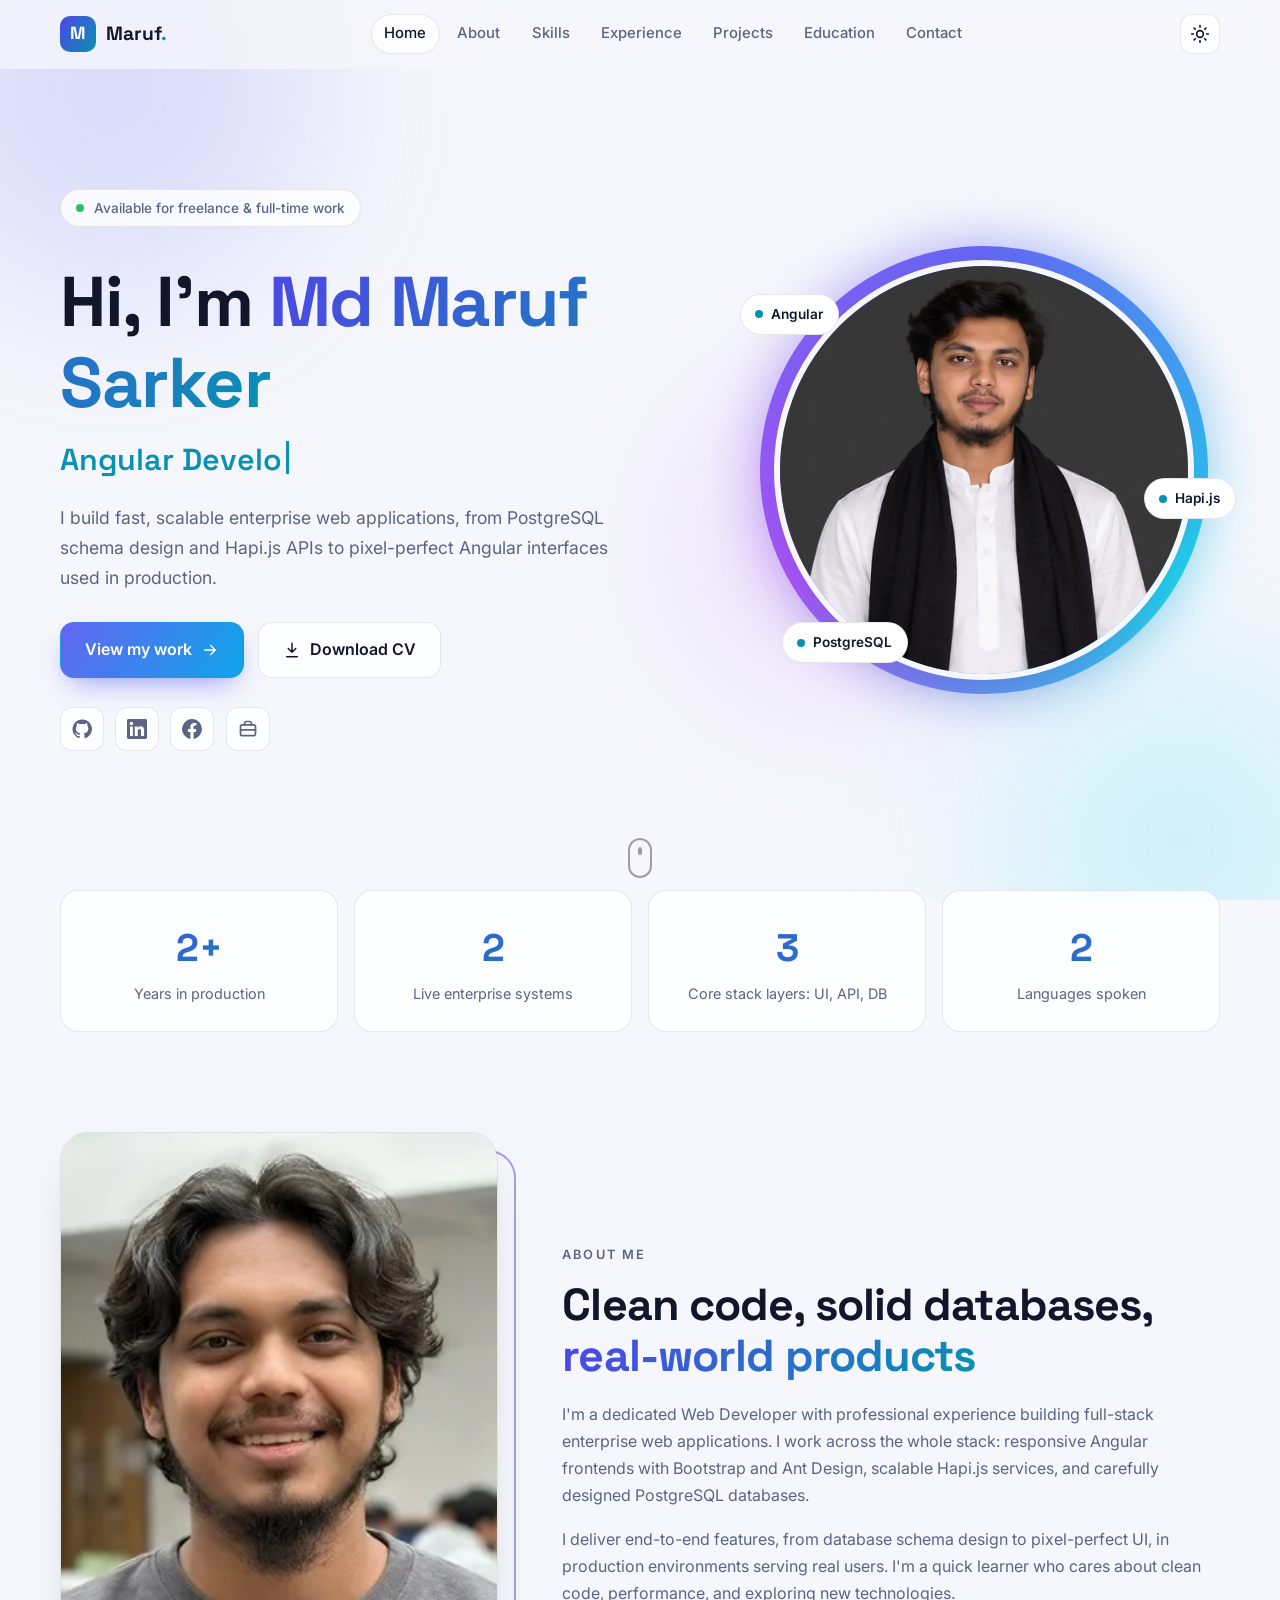
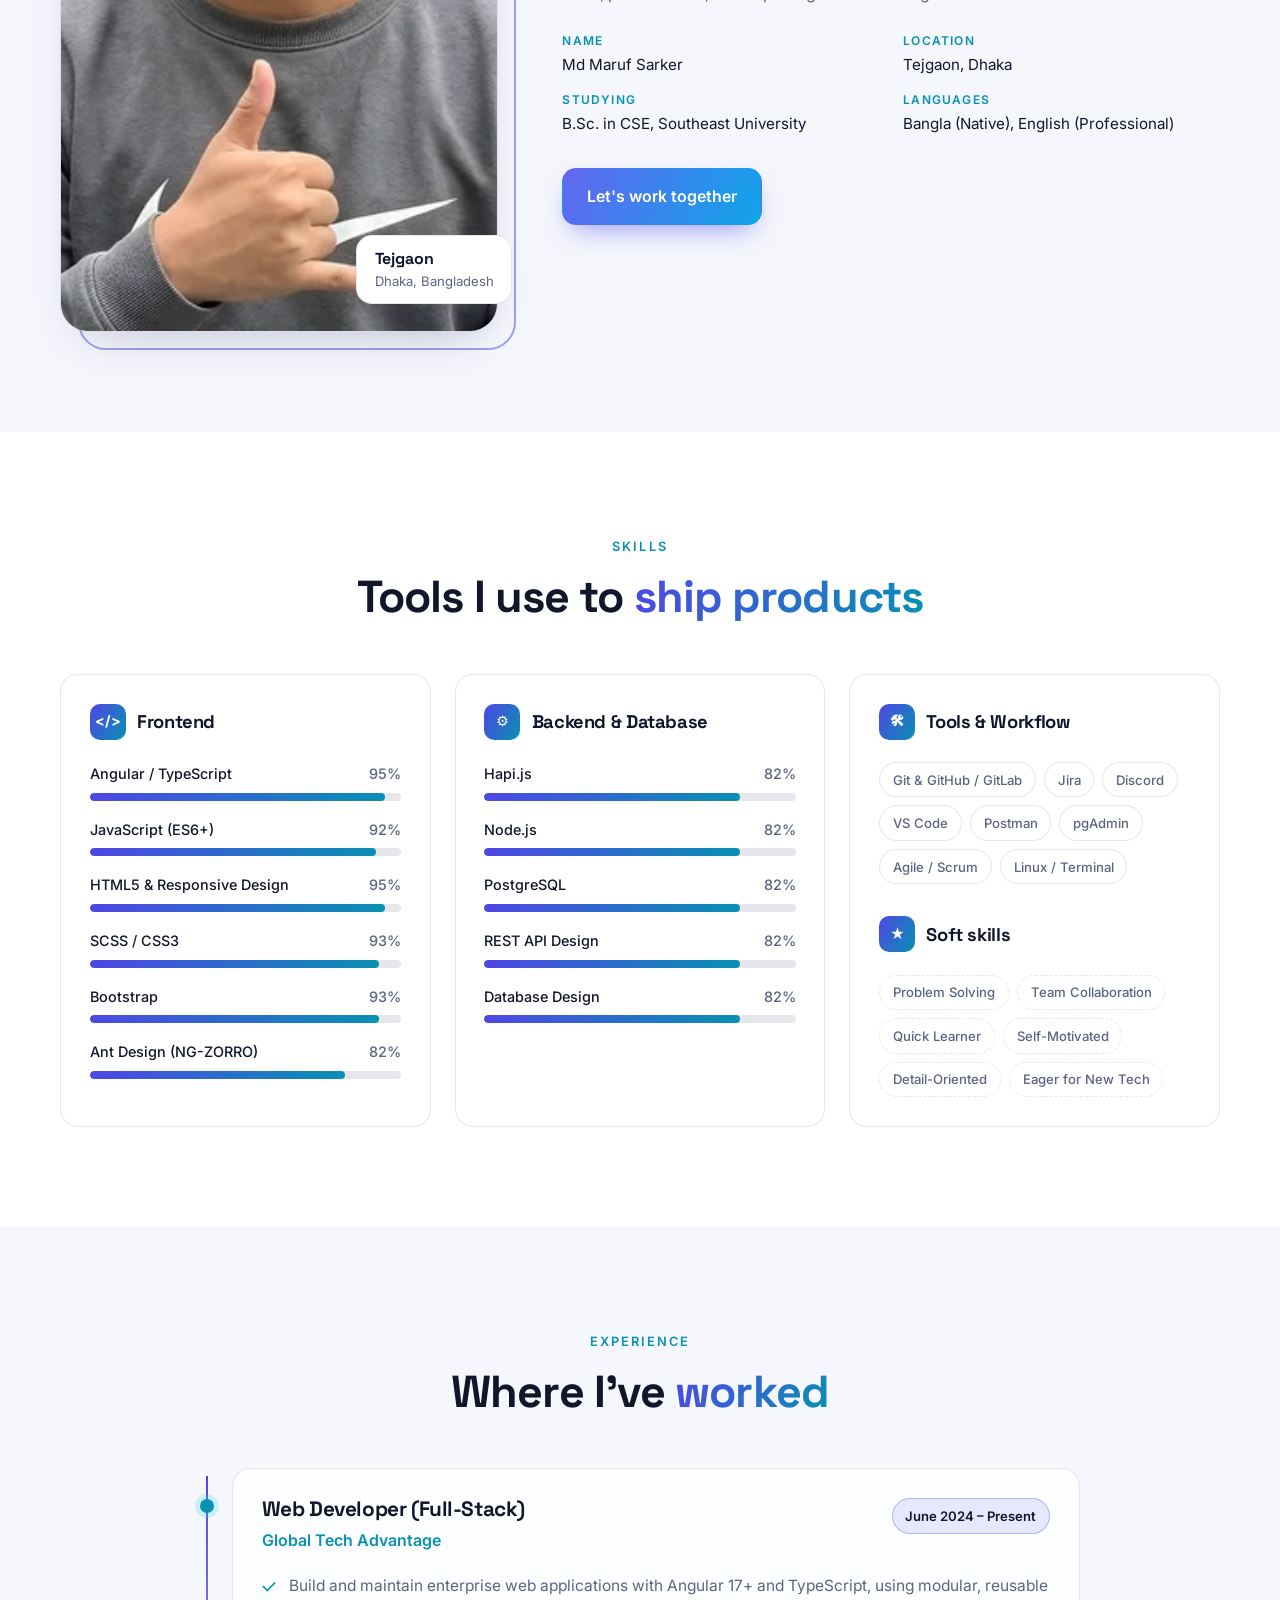
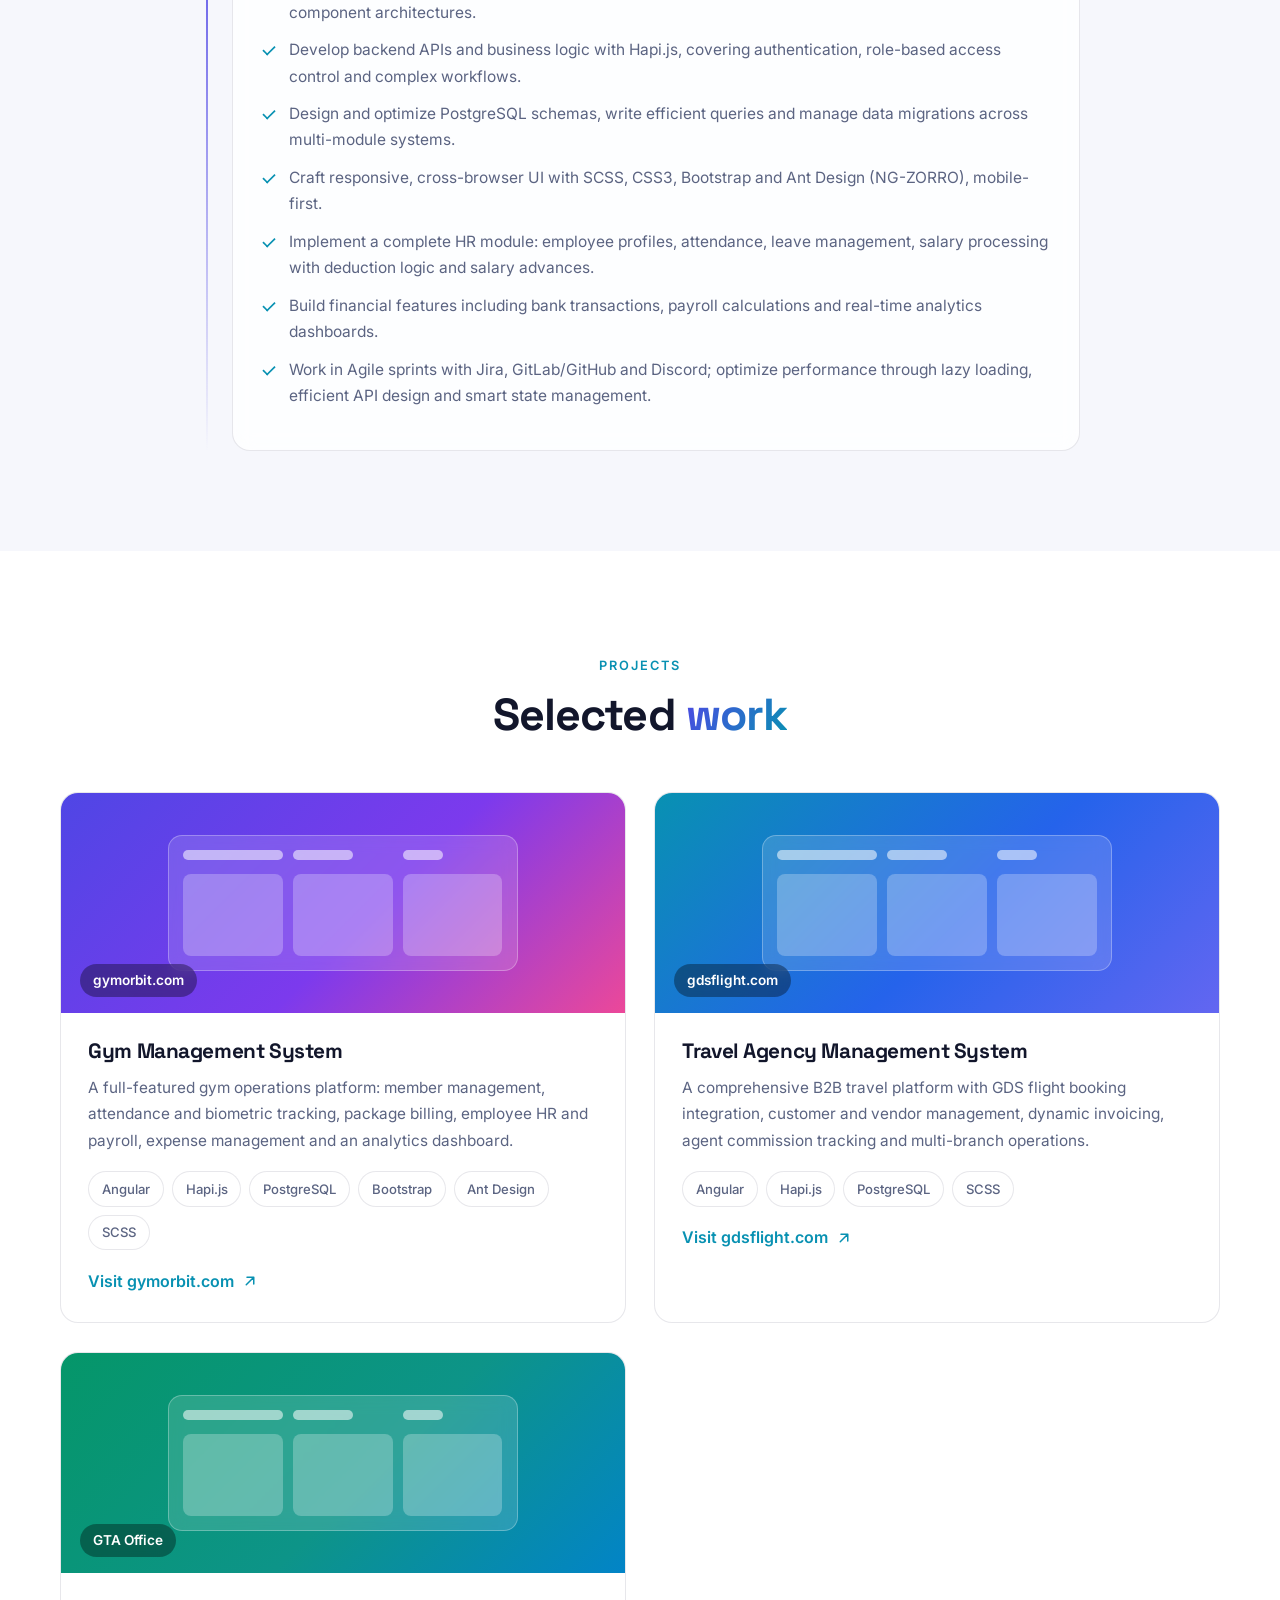
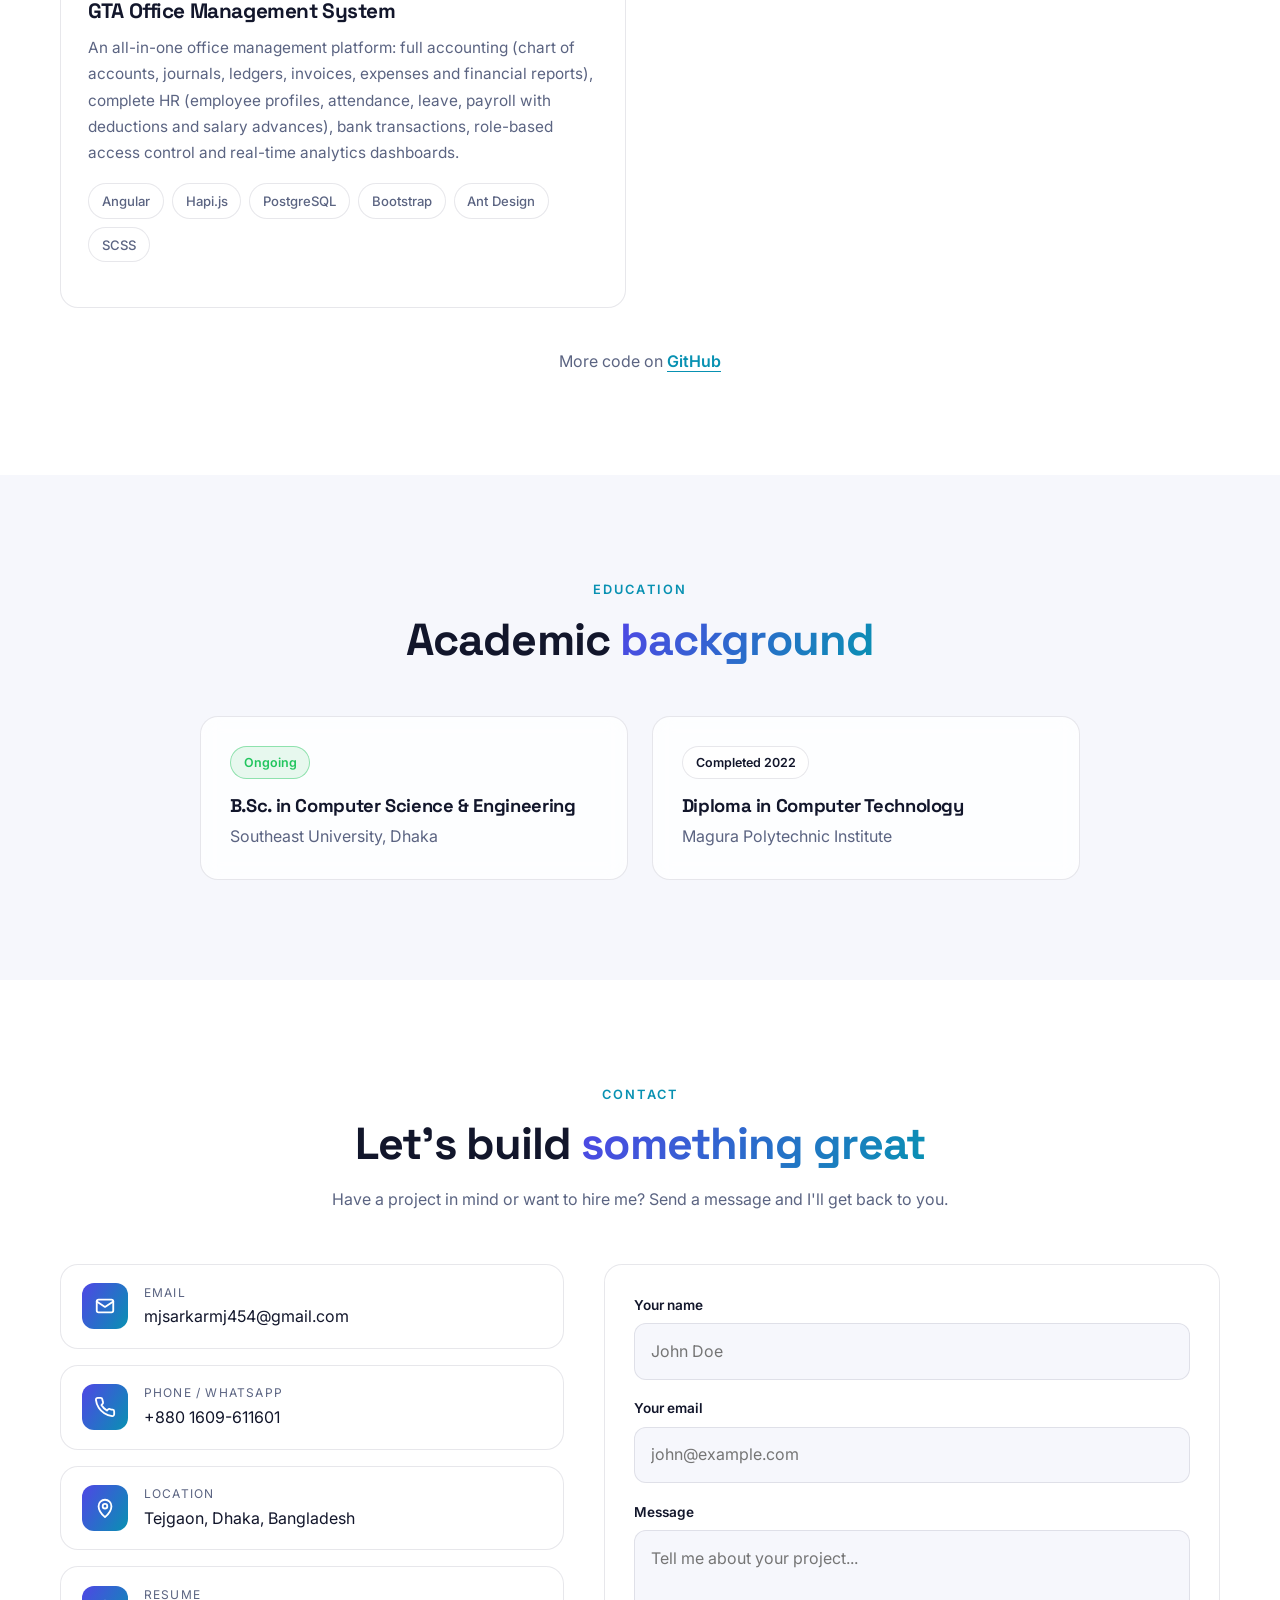
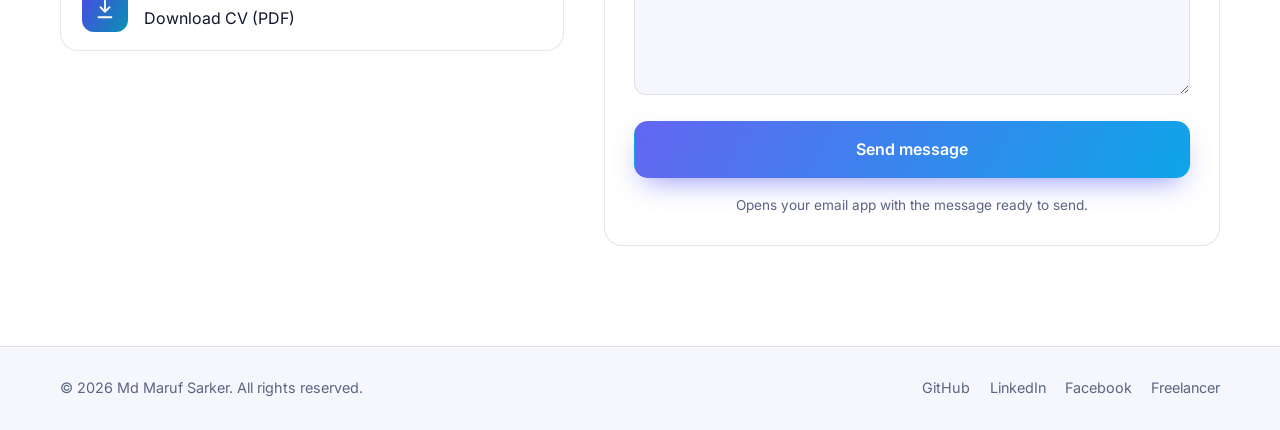
<file: index.html>
<!DOCTYPE html>
<html lang="en" data-theme="dark">
<head>
  <meta charset="UTF-8">
  <meta name="viewport" content="width=device-width, initial-scale=1">
  <title>Md Maruf Sarker | Full-Stack Developer in Dhaka, Bangladesh</title>
  <meta name="description" content="Md Maruf Sarker is a Full-Stack Developer from Tejgaon, Dhaka building enterprise web applications with Angular, Node.js (Hapi.js) and PostgreSQL. Available for freelance and full-time work.">
  <meta name="keywords" content="Md Maruf Sarker, Maruf Sarker, Full-Stack Developer, Web Developer Bangladesh, Angular Developer, Hapi.js, Node.js, PostgreSQL, Dhaka, Freelancer, Portfolio">
  <meta name="author" content="Md Maruf Sarker">
  <meta name="robots" content="index, follow, max-image-preview:large">
  <meta name="theme-color" content="#0b0e19" id="theme-color">
  <link rel="canonical" href="https://mdmarufsarker11229.github.io/">

  <meta property="og:type" content="website">
  <meta property="og:site_name" content="Md Maruf Sarker">
  <meta property="og:title" content="Md Maruf Sarker | Full-Stack Developer">
  <meta property="og:description" content="Enterprise web apps with Angular, Hapi.js and PostgreSQL. Based in Dhaka, Bangladesh.">
  <meta property="og:url" content="https://mdmarufsarker11229.github.io/">
  <meta property="og:image" content="https://mdmarufsarker11229.github.io/assets/img/og-image.jpg">
  <meta property="og:image:width" content="1200">
  <meta property="og:image:height" content="630">
  <meta name="twitter:card" content="summary_large_image">
  <meta name="twitter:title" content="Md Maruf Sarker | Full-Stack Developer">
  <meta name="twitter:description" content="Enterprise web apps with Angular, Hapi.js and PostgreSQL. Based in Dhaka, Bangladesh.">
  <meta name="twitter:image" content="https://mdmarufsarker11229.github.io/assets/img/og-image.jpg">

  <link rel="icon" type="image/png" href="assets/img/favicon-256.png">
  <link rel="apple-touch-icon" href="assets/img/apple-touch-icon.png">

  <link rel="preconnect" href="https://fonts.googleapis.com">
  <link rel="preconnect" href="https://fonts.gstatic.com" crossorigin>
  <link rel="preload" as="image" href="assets/img/maruf-hero-480.webp" type="image/webp" imagesrcset="assets/img/maruf-hero-480.webp 480w, assets/img/maruf-hero-800.webp 800w" imagesizes="(max-width: 900px) 280px, 420px">
  <link href="https://fonts.googleapis.com/css2?family=Inter:wght@400;500;600&family=Space+Grotesk:wght@500;600;700&display=swap" rel="stylesheet">
  <link rel="stylesheet" href="assets/css/style.css">

  <script>
    // Apply saved theme before paint to avoid a flash
    (function () {
      var t = localStorage.getItem('theme');
      if (!t) t = matchMedia('(prefers-color-scheme: light)').matches ? 'light' : 'dark';
      document.documentElement.setAttribute('data-theme', t);
    })();
  </script>

  <script type="application/ld+json">
  {
    "@context": "https://schema.org",
    "@type": "Person",
    "name": "Md Maruf Sarker",
    "url": "https://mdmarufsarker11229.github.io/",
    "image": "https://mdmarufsarker11229.github.io/assets/img/maruf-hero-800.jpg",
    "jobTitle": "Full-Stack Developer",
    "email": "mailto:mjsarkarmj454@gmail.com",
    "telephone": "+8801609611601",
    "address": { "@type": "PostalAddress", "addressLocality": "Tejgaon, Dhaka", "addressCountry": "BD" },
    "worksFor": { "@type": "Organization", "name": "Global Tech Advantage" },
    "alumniOf": [
      { "@type": "CollegeOrUniversity", "name": "Southeast University" },
      { "@type": "CollegeOrUniversity", "name": "Magura Polytechnic Institute" }
    ],
    "knowsAbout": ["Angular", "TypeScript", "JavaScript", "Node.js", "Hapi.js", "PostgreSQL", "REST API", "Bootstrap"],
    "sameAs": [
      "https://github.com/mdmarufsarker11229",
      "https://www.linkedin.com/in/md-maruf-sarker-7b41aa232/",
      "https://www.facebook.com/mdmarufsarker11229/",
      "https://www.freelancer.com.bd/u/mjsarkarmj454"
    ]
  }
  </script>
</head>
<body>
  <a class="skip-link" href="#main">Skip to content</a>
  <div class="progress" id="progress" aria-hidden="true"></div>
  <div class="glow" id="glow" aria-hidden="true"></div>
  <div class="bg-orbs" aria-hidden="true"><span></span><span></span><span></span></div>

  <header class="header" id="header">
    <nav class="nav container" aria-label="Main">
      <a href="#home" class="logo" aria-label="Md Maruf Sarker, home">
        <span class="logo-mark">M</span><span class="logo-text">Maruf<b>.</b></span>
      </a>
      <ul class="nav-links" id="nav-links">
        <li><a href="#home" class="active">Home</a></li>
        <li><a href="#about">About</a></li>
        <li><a href="#skills">Skills</a></li>
        <li><a href="#experience">Experience</a></li>
        <li><a href="#projects">Projects</a></li>
        <li><a href="#education">Education</a></li>
        <li><a href="#contact">Contact</a></li>
      </ul>
      <div class="nav-actions">
        <button class="icon-btn" id="theme-toggle" type="button" aria-label="Toggle dark and light mode">
          <svg class="i-sun" viewBox="0 0 24 24" fill="none" stroke="currentColor" stroke-width="2" stroke-linecap="round"><circle cx="12" cy="12" r="4"/><path d="M12 2v2M12 20v2M4.9 4.9l1.4 1.4M17.7 17.7l1.4 1.4M2 12h2M20 12h2M4.9 19.1l1.4-1.4M17.7 6.3l1.4-1.4"/></svg>
          <svg class="i-moon" viewBox="0 0 24 24" fill="none" stroke="currentColor" stroke-width="2" stroke-linecap="round" stroke-linejoin="round"><path d="M21 12.8A9 9 0 1 1 11.2 3a7 7 0 0 0 9.8 9.8z"/></svg>
        </button>
        <button class="icon-btn menu-btn" id="menu-btn" type="button" aria-label="Open menu" aria-expanded="false" aria-controls="nav-links">
          <span></span><span></span><span></span>
        </button>
      </div>
    </nav>
  </header>

  <main id="main">
    <!-- HERO -->
    <section class="hero" id="home">
      <div class="container hero-grid">
        <div class="hero-copy">
          <p class="eyebrow reveal"><span class="pulse"></span> Available for freelance &amp; full-time work</p>
          <h1 class="reveal">Hi, I'm <span class="grad">Md Maruf Sarker</span></h1>
          <p class="role reveal"><span id="typed" aria-live="off">Full-Stack Developer</span><span class="caret" aria-hidden="true"></span></p>
          <p class="lead reveal">I build fast, scalable enterprise web applications, from PostgreSQL schema design and Hapi.js APIs to pixel-perfect Angular interfaces used in production.</p>
          <div class="hero-cta reveal">
            <a href="#projects" class="btn btn-primary">View my work
              <svg viewBox="0 0 24 24" fill="none" stroke="currentColor" stroke-width="2" stroke-linecap="round" stroke-linejoin="round"><path d="M5 12h14M13 6l6 6-6 6"/></svg>
            </a>
            <a href="assets/files/Maruf_Sarker_Resume_Best.pdf" class="btn btn-ghost" download>
              <svg viewBox="0 0 24 24" fill="none" stroke="currentColor" stroke-width="2" stroke-linecap="round" stroke-linejoin="round"><path d="M12 3v12M7 10l5 5 5-5M5 21h14"/></svg>
              Download CV
            </a>
          </div>
          <ul class="socials reveal" aria-label="Social links">
            <li><a href="https://github.com/mdmarufsarker11229" target="_blank" rel="noopener" aria-label="GitHub"><svg viewBox="0 0 24 24" fill="currentColor"><path d="M12 .5a11.5 11.5 0 0 0-3.6 22.4c.6.1.8-.3.8-.6v-2c-3.2.7-3.9-1.5-3.9-1.5-.5-1.3-1.3-1.7-1.3-1.7-1-.7.1-.7.1-.7 1.2.1 1.8 1.2 1.8 1.2 1 1.8 2.7 1.3 3.4 1 .1-.8.4-1.300.7-1.6-2.600-.3-5.300-1.300-5.300-5.700 0-1.300.5-2.300 1.200-3.100-.1-.3-.5-1.500.1-3.100 0 0 1-.3 3.200 1.200a11 11 0 0 1 5.800 0c2.200-1.500 3.200-1.200 3.200-1.200.6 1.600.2 2.800.1 3.100.8.8 1.200 1.800 1.200 3.100 0 4.400-2.700 5.400-5.300 5.700.4.4.8 1.100.8 2.200v3.200c0 .3.2.7.8.6A11.500 11.500 0 0 0 12 .5z"/></svg></a></li>
            <li><a href="https://www.linkedin.com/in/md-maruf-sarker-7b41aa232/" target="_blank" rel="noopener" aria-label="LinkedIn"><svg viewBox="0 0 24 24" fill="currentColor"><path d="M20.4 20.5h-3.600v-5.600c0-1.300 0-3-1.800-3s-2.100 1.400-2.100 2.900v5.700H9.300V9h3.400v1.600h.1c.5-.9 1.600-1.800 3.400-1.800 3.600 0 4.300 2.400 4.300 5.500v6.200zM5.300 7.400a2.100 2.100 0 1 1 0-4.200 2.100 2.100 0 0 1 0 4.200zM7.100 20.500H3.600V9h3.500v11.500zM22.200 0H1.800C.8 0 0 .8 0 1.700v20.600c0 .9.800 1.700 1.800 1.700h20.400c1 0 1.800-.8 1.800-1.700V1.700C24 .8 23.200 0 22.200 0z"/></svg></a></li>
            <li><a href="https://www.facebook.com/mdmarufsarker11229/" target="_blank" rel="noopener" aria-label="Facebook"><svg viewBox="0 0 24 24" fill="currentColor"><path d="M24 12a12 12 0 1 0-13.900 11.900v-8.400H7.100V12h3V9.400c0-3 1.800-4.700 4.500-4.700 1.300 0 2.700.2 2.700.2v3h-1.500c-1.500 0-2 .9-2 1.900V12h3.400l-.5 3.500h-2.800v8.400A12 12 0 0 0 24 12z"/></svg></a></li>
            <li><a href="https://www.freelancer.com.bd/u/mjsarkarmj454" target="_blank" rel="noopener" aria-label="Freelancer profile"><svg viewBox="0 0 24 24" fill="none" stroke="currentColor" stroke-width="2" stroke-linecap="round" stroke-linejoin="round"><rect x="3" y="7" width="18" height="13" rx="2"/><path d="M8 7V5a2 2 0 0 1 2-2h4a2 2 0 0 1 2 2v2M3 13h18"/></svg></a></li>
          </ul>
        </div>

        <div class="hero-visual reveal">
          <div class="photo-wrap">
            <div class="ring"></div>
            <picture>
              <source type="image/webp" srcset="assets/img/maruf-hero-480.webp 480w, assets/img/maruf-hero-800.webp 800w" sizes="(max-width: 900px) 280px, 420px">
              <img src="assets/img/maruf-hero-800.jpg" width="800" height="800" alt="Portrait of Md Maruf Sarker, Full-Stack Developer" fetchpriority="high" decoding="async">
            </picture>
            <div class="chip chip-1"><span class="dot"></span>Angular</div>
            <div class="chip chip-2"><span class="dot"></span>Hapi.js</div>
            <div class="chip chip-3"><span class="dot"></span>PostgreSQL</div>
          </div>
        </div>
      </div>
      <a href="#about" class="scroll-hint" aria-label="Scroll to about section"><span></span></a>
    </section>

    <!-- STATS -->
    <section class="stats container" aria-label="Highlights">
      <div class="stat reveal"><strong data-years>2</strong><span>Years in production</span></div>
      <div class="stat reveal"><strong data-count="2">0</strong><span>Live enterprise systems</span></div>
      <div class="stat reveal"><strong data-count="3">0</strong><span>Core stack layers: UI, API, DB</span></div>
      <div class="stat reveal"><strong data-count="2">0</strong><span>Languages spoken</span></div>
    </section>

    <!-- ABOUT -->
    <section class="section" id="about">
      <div class="container about-grid">
        <div class="about-img reveal">
          <picture>
            <source type="image/webp" srcset="assets/img/maruf-about-480.webp 480w, assets/img/maruf-about-800.webp 800w" sizes="(max-width: 900px) 90vw, 440px">
            <img src="assets/img/maruf-about-800.webp" width="800" height="800" loading="lazy" decoding="async" alt="Md Maruf Sarker smiling and giving a shaka hand sign">
          </picture>
          <div class="badge-float"><b>Tejgaon</b><span>Dhaka, Bangladesh</span></div>
        </div>
        <div class="about-copy">
          <p class="kicker reveal">About me</p>
          <h2 class="reveal">Clean code, solid databases, <span class="grad">real-world products</span></h2>
          <p class="reveal">I'm a dedicated Web Developer with professional experience building full-stack enterprise web applications. I work across the whole stack: responsive Angular frontends with Bootstrap and Ant Design, scalable Hapi.js services, and carefully designed PostgreSQL databases.</p>
          <p class="reveal">I deliver end-to-end features, from database schema design to pixel-perfect UI, in production environments serving real users. I'm a quick learner who cares about clean code, performance, and exploring new technologies.</p>
          <ul class="facts reveal">
            <li><span>Name</span> Md Maruf Sarker</li>
            <li><span>Location</span> Tejgaon, Dhaka</li>
            <li><span>Studying</span> B.Sc. in CSE, Southeast University</li>
            <li><span>Languages</span> Bangla (Native), English (Professional)</li>
          </ul>
          <div class="reveal"><a href="#contact" class="btn btn-primary">Let's work together</a></div>
        </div>
      </div>
    </section>

    <!-- SKILLS -->
    <section class="section alt" id="skills">
      <div class="container">
        <header class="section-head reveal">
          <p class="kicker">Skills</p>
          <h2>Tools I use to <span class="grad">ship products</span></h2>
        </header>
        <div class="skill-grid">
          <article class="card skill-card reveal">
            <h3><span class="ico">&lt;/&gt;</span> Frontend</h3>
            <ul class="bars">
              <li><div class="bar-top"><span>Angular / TypeScript</span><em>95%</em></div><div class="bar"><i style="--w:95%"></i></div></li>
              <li><div class="bar-top"><span>JavaScript (ES6+)</span><em>92%</em></div><div class="bar"><i style="--w:92%"></i></div></li>
              <li><div class="bar-top"><span>HTML5 &amp; Responsive Design</span><em>95%</em></div><div class="bar"><i style="--w:95%"></i></div></li>
              <li><div class="bar-top"><span>SCSS / CSS3</span><em>93%</em></div><div class="bar"><i style="--w:93%"></i></div></li>
              <li><div class="bar-top"><span>Bootstrap</span><em>93%</em></div><div class="bar"><i style="--w:93%"></i></div></li>
              <li><div class="bar-top"><span>Ant Design (NG-ZORRO)</span><em>82%</em></div><div class="bar"><i style="--w:82%"></i></div></li>
            </ul>
          </article>
          <article class="card skill-card reveal">
            <h3><span class="ico">⚙</span> Backend &amp; Database</h3>
            <ul class="bars">
              <li><div class="bar-top"><span>Hapi.js</span><em>82%</em></div><div class="bar"><i style="--w:82%"></i></div></li>
              <li><div class="bar-top"><span>Node.js</span><em>82%</em></div><div class="bar"><i style="--w:82%"></i></div></li>
              <li><div class="bar-top"><span>PostgreSQL</span><em>82%</em></div><div class="bar"><i style="--w:82%"></i></div></li>
              <li><div class="bar-top"><span>REST API Design</span><em>82%</em></div><div class="bar"><i style="--w:82%"></i></div></li>
              <li><div class="bar-top"><span>Database Design</span><em>82%</em></div><div class="bar"><i style="--w:82%"></i></div></li>
            </ul>
          </article>
          <article class="card skill-card reveal">
            <h3><span class="ico">🛠</span> Tools &amp; Workflow</h3>
            <ul class="tags">
              <li>Git &amp; GitHub / GitLab</li><li>Jira</li><li>Discord</li><li>VS Code</li>
              <li>Postman</li><li>pgAdmin</li><li>Agile / Scrum</li><li>Linux / Terminal</li>
            </ul>
            <h3 class="mt"><span class="ico">★</span> Soft skills</h3>
            <ul class="tags tags-soft">
              <li>Problem Solving</li><li>Team Collaboration</li><li>Quick Learner</li>
              <li>Self-Motivated</li><li>Detail-Oriented</li><li>Eager for New Tech</li>
            </ul>
          </article>
        </div>
      </div>
    </section>

    <!-- EXPERIENCE -->
    <section class="section" id="experience">
      <div class="container narrow">
        <header class="section-head reveal">
          <p class="kicker">Experience</p>
          <h2>Where I've <span class="grad">worked</span></h2>
        </header>
        <div class="timeline">
          <article class="t-item reveal">
            <span class="t-dot"></span>
            <div class="card">
              <div class="t-head">
                <div><h3>Web Developer (Full-Stack)</h3><p class="org">Global Tech Advantage</p></div>
                <span class="date">June 2024 – Present</span>
              </div>
              <ul class="check">
                <li>Build and maintain enterprise web applications with Angular 17+ and TypeScript, using modular, reusable component architectures.</li>
                <li>Develop backend APIs and business logic with Hapi.js, covering authentication, role-based access control and complex workflows.</li>
                <li>Design and optimize PostgreSQL schemas, write efficient queries and manage data migrations across multi-module systems.</li>
                <li>Craft responsive, cross-browser UI with SCSS, CSS3, Bootstrap and Ant Design (NG-ZORRO), mobile-first.</li>
                <li>Implement a complete HR module: employee profiles, attendance, leave management, salary processing with deduction logic and salary advances.</li>
                <li>Build financial features including bank transactions, payroll calculations and real-time analytics dashboards.</li>
                <li>Work in Agile sprints with Jira, GitLab/GitHub and Discord; optimize performance through lazy loading, efficient API design and smart state management.</li>
              </ul>
            </div>
          </article>
        </div>
      </div>
    </section>

    <!-- PROJECTS -->
    <section class="section alt" id="projects">
      <div class="container">
        <header class="section-head reveal">
          <p class="kicker">Projects</p>
          <h2>Selected <span class="grad">work</span></h2>
        </header>
        <div class="project-grid">
          <article class="card project tilt reveal">
            <div class="p-shot p-gym" aria-hidden="true">
              <div class="mock"><i></i><i></i><i></i><b></b><b></b><b></b></div>
              <span>gymorbit.com</span>
            </div>
            <div class="p-body">
              <h3>Gym Management System</h3>
              <p>A full-featured gym operations platform: member management, attendance and biometric tracking, package billing, employee HR and payroll, expense management and an analytics dashboard.</p>
              <ul class="tags"><li>Angular</li><li>Hapi.js</li><li>PostgreSQL</li><li>Bootstrap</li><li>Ant Design</li><li>SCSS</li></ul>
              <a class="link" href="https://gymorbit.com" target="_blank" rel="noopener">Visit gymorbit.com <svg viewBox="0 0 24 24" fill="none" stroke="currentColor" stroke-width="2" stroke-linecap="round" stroke-linejoin="round"><path d="M7 17 17 7M8 7h9v9"/></svg></a>
            </div>
          </article>
          <article class="card project tilt reveal">
            <div class="p-shot p-travel" aria-hidden="true">
              <div class="mock"><i></i><i></i><i></i><b></b><b></b><b></b></div>
              <span>gdsflight.com</span>
            </div>
            <div class="p-body">
              <h3>Travel Agency Management System</h3>
              <p>A comprehensive B2B travel platform with GDS flight booking integration, customer and vendor management, dynamic invoicing, agent commission tracking and multi-branch operations.</p>
              <ul class="tags"><li>Angular</li><li>Hapi.js</li><li>PostgreSQL</li><li>SCSS</li></ul>
              <a class="link" href="https://gdsflight.com" target="_blank" rel="noopener">Visit gdsflight.com <svg viewBox="0 0 24 24" fill="none" stroke="currentColor" stroke-width="2" stroke-linecap="round" stroke-linejoin="round"><path d="M7 17 17 7M8 7h9v9"/></svg></a>
            </div>
          </article>
          <article class="card project tilt reveal">
            <div class="p-shot p-office" aria-hidden="true">
              <div class="mock"><i></i><i></i><i></i><b></b><b></b><b></b></div>
              <span>GTA Office</span>
            </div>
            <div class="p-body">
              <h3>GTA Office Management System</h3>
              <p>An all-in-one office management platform: full accounting (chart of accounts, journals, ledgers, invoices, expenses and financial reports), complete HR (employee profiles, attendance, leave, payroll with deductions and salary advances), bank transactions, role-based access control and real-time analytics dashboards.</p>
              <ul class="tags"><li>Angular</li><li>Hapi.js</li><li>PostgreSQL</li><li>Bootstrap</li><li>Ant Design</li><li>SCSS</li></ul>
            </div>
          </article>
        </div>
        <p class="more reveal">More code on <a href="https://github.com/mdmarufsarker11229" target="_blank" rel="noopener">GitHub</a></p>
      </div>
    </section>

    <!-- EDUCATION -->
    <section class="section" id="education">
      <div class="container narrow">
        <header class="section-head reveal">
          <p class="kicker">Education</p>
          <h2>Academic <span class="grad">background</span></h2>
        </header>
        <div class="edu-grid">
          <article class="card edu reveal">
            <span class="pill pill-live">Ongoing</span>
            <h3>B.Sc. in Computer Science &amp; Engineering</h3>
            <p>Southeast University, Dhaka</p>
          </article>
          <article class="card edu reveal">
            <span class="pill">Completed 2022</span>
            <h3>Diploma in Computer Technology</h3>
            <p>Magura Polytechnic Institute</p>
          </article>
        </div>
      </div>
    </section>

    <!-- CONTACT -->
    <section class="section alt" id="contact">
      <div class="container">
        <header class="section-head reveal">
          <p class="kicker">Contact</p>
          <h2>Let's build <span class="grad">something great</span></h2>
          <p class="sub">Have a project in mind or want to hire me? Send a message and I'll get back to you.</p>
        </header>
        <div class="contact-grid">
          <div class="contact-info reveal">
            <a class="c-item" href="mailto:mjsarkarmj454@gmail.com">
              <span class="c-ico"><svg viewBox="0 0 24 24" fill="none" stroke="currentColor" stroke-width="2" stroke-linecap="round" stroke-linejoin="round"><rect x="3" y="5" width="18" height="14" rx="2"/><path d="m3 7 9 6 9-6"/></svg></span>
              <span><small>Email</small>mjsarkarmj454@gmail.com</span>
            </a>
            <a class="c-item" href="tel:+8801609611601">
              <span class="c-ico"><svg viewBox="0 0 24 24" fill="none" stroke="currentColor" stroke-width="2" stroke-linecap="round" stroke-linejoin="round"><path d="M22 16.9v3a2 2 0 0 1-2.200 2 19.800 19.800 0 0 1-8.600-3.100 19.500 19.500 0 0 1-6-6A19.800 19.800 0 0 1 2.100 4.200 2 2 0 0 1 4.100 2h3a2 2 0 0 1 2 1.700c.1 1 .4 1.900.7 2.800a2 2 0 0 1-.5 2.100L8.100 9.900a16 16 0 0 0 6 6l1.300-1.300a2 2 0 0 1 2.100-.4c.9.3 1.800.6 2.800.7a2 2 0 0 1 1.700 2z"/></svg></span>
              <span><small>Phone / WhatsApp</small>+880 1609-611601</span>
            </a>
            <div class="c-item">
              <span class="c-ico"><svg viewBox="0 0 24 24" fill="none" stroke="currentColor" stroke-width="2" stroke-linecap="round" stroke-linejoin="round"><path d="M12 22s7-6.200 7-12a7 7 0 1 0-14 0c0 5.800 7 12 7 12z"/><circle cx="12" cy="10" r="2.500"/></svg></span>
              <span><small>Location</small>Tejgaon, Dhaka, Bangladesh</span>
            </div>
            <a class="c-item" href="assets/files/Maruf_Sarker_Resume_Best.pdf" download>
              <span class="c-ico"><svg viewBox="0 0 24 24" fill="none" stroke="currentColor" stroke-width="2" stroke-linecap="round" stroke-linejoin="round"><path d="M12 3v12M7 10l5 5 5-5M5 21h14"/></svg></span>
              <span><small>Resume</small>Download CV (PDF)</span>
            </a>
          </div>

          <form class="card form reveal" id="contact-form" novalidate>
            <div class="field"><label for="f-name">Your name</label><input id="f-name" name="name" type="text" autocomplete="name" required placeholder="John Doe"></div>
            <div class="field"><label for="f-email">Your email</label><input id="f-email" name="email" type="email" autocomplete="email" required placeholder="john@example.com"></div>
            <div class="field"><label for="f-msg">Message</label><textarea id="f-msg" name="message" rows="5" required placeholder="Tell me about your project..."></textarea></div>
            <button type="submit" class="btn btn-primary btn-block">Send message</button>
            <p class="form-note" id="form-note" role="status">Opens your email app with the message ready to send.</p>
          </form>
        </div>
      </div>
    </section>
  </main>

  <footer class="footer">
    <div class="container footer-in">
      <p>© <span id="year">2026</span> Md Maruf Sarker. All rights reserved.</p>
      <ul class="socials small">
        <li><a href="https://github.com/mdmarufsarker11229" target="_blank" rel="noopener">GitHub</a></li>
        <li><a href="https://www.linkedin.com/in/md-maruf-sarker-7b41aa232/" target="_blank" rel="noopener">LinkedIn</a></li>
        <li><a href="https://www.facebook.com/mdmarufsarker11229/" target="_blank" rel="noopener">Facebook</a></li>
        <li><a href="https://www.freelancer.com.bd/u/mjsarkarmj454" target="_blank" rel="noopener">Freelancer</a></li>
      </ul>
    </div>
  </footer>

  <button class="to-top" id="to-top" type="button" aria-label="Back to top">
    <svg viewBox="0 0 24 24" fill="none" stroke="currentColor" stroke-width="2.500" stroke-linecap="round" stroke-linejoin="round"><path d="m6 15 6-6 6 6"/></svg>
  </button>

  <script src="assets/js/main.js" defer></script>
</body>
</html>
</file>
<file: assets/css/style.css>
/* ===== Tokens ===== */
:root {
  --bg: #0b0e19;
  --bg-alt: #0f1322;
  --surface: rgba(255, 255, 255, 0.04);
  --surface-solid: #141a2e;
  --border: rgba(255, 255, 255, 0.09);
  --text: #e6e9f5;
  --muted: #9aa3bd;
  --primary: #6366f1;
  --primary-2: #22d3ee;
  --grad: linear-gradient(120deg, #818cf8 0%, #22d3ee 100%);
  --shadow: 0 20px 50px -20px rgba(0, 0, 0, 0.6);
  --header-bg: rgba(11, 14, 25, 0.72);
  --radius: 18px;
  --font: "Inter", system-ui, -apple-system, "Segoe UI", Roboto, sans-serif;
  --font-head: "Space Grotesk", var(--font);
}
[data-theme="light"] {
  --bg: #f6f7fc;
  --bg-alt: #ffffff;
  --surface: rgba(255, 255, 255, 0.8);
  --surface-solid: #ffffff;
  --border: rgba(20, 28, 60, 0.1);
  --text: #12162b;
  --muted: #5b6482;
  --primary: #4f46e5;
  --primary-2: #0891b2;
  --grad: linear-gradient(120deg, #4f46e5 0%, #0891b2 100%);
  --shadow: 0 20px 50px -25px rgba(40, 50, 110, 0.35);
  --header-bg: rgba(246, 247, 252, 0.78);
}

/* ===== Base ===== */
*, *::before, *::after { box-sizing: border-box; }
html { scroll-behavior: smooth; scroll-padding-top: 80px; -webkit-text-size-adjust: 100%; }
body {
  margin: 0; font-family: var(--font); font-size: 16px; line-height: 1.7;
  color: var(--text); background: var(--bg); overflow-x: hidden;
  transition: background 0.3s, color 0.3s; -webkit-font-smoothing: antialiased;
}
img { max-width: 100%; display: block; }
a { color: inherit; text-decoration: none; }
ul { list-style: none; margin: 0; padding: 0; }
h1, h2, h3 { font-family: var(--font-head); line-height: 1.15; margin: 0; letter-spacing: -0.02em; }
p { margin: 0 0 1rem; }
button { font: inherit; color: inherit; cursor: pointer; }
:focus-visible { outline: 2px solid var(--primary-2); outline-offset: 3px; border-radius: 6px; }
::selection { background: var(--primary); color: #fff; }

.container { width: min(1160px, 100% - 2.5rem); margin-inline: auto; }
.container.narrow { width: min(880px, 100% - 2.5rem); }
.grad { background: var(--grad); -webkit-background-clip: text; background-clip: text; color: transparent; }
.skip-link { position: fixed; left: 1rem; top: -4rem; z-index: 200; background: var(--primary); color: #fff; padding: 0.6rem 1rem; border-radius: 8px; transition: top 0.2s; }
.skip-link:focus { top: 1rem; }

/* ===== Background effects ===== */
.progress { position: fixed; inset: 0 auto auto 0; height: 3px; width: 0; z-index: 120; background: var(--grad); }
.glow { position: fixed; width: 420px; height: 420px; border-radius: 50%; pointer-events: none; z-index: 0;
  background: radial-gradient(circle, rgba(99, 102, 241, 0.16), transparent 65%);
  transform: translate(-50%, -50%); left: -999px; top: -999px; }
[data-theme="light"] .glow { background: radial-gradient(circle, rgba(79, 70, 229, 0.12), transparent 65%); }
.bg-orbs { position: fixed; inset: 0; z-index: 0; overflow: hidden; pointer-events: none; }
.bg-orbs span { position: absolute; border-radius: 50%; filter: blur(90px); opacity: 0.35; animation: float 18s ease-in-out infinite; }
.bg-orbs span:nth-child(1) { width: 420px; height: 420px; background: #6366f1; top: -120px; left: -100px; }
.bg-orbs span:nth-child(2) { width: 360px; height: 360px; background: #22d3ee; bottom: -120px; right: -80px; animation-delay: -6s; }
.bg-orbs span:nth-child(3) { width: 280px; height: 280px; background: #a855f7; top: 45%; left: 55%; opacity: 0.18; animation-delay: -11s; }
[data-theme="light"] .bg-orbs span { opacity: 0.18; }
@keyframes float { 0%, 100% { transform: translate(0, 0); } 50% { transform: translate(40px, -50px); } }
main, .footer { position: relative; z-index: 1; }

/* ===== Header ===== */
.header { position: fixed; inset: 0 0 auto 0; z-index: 100; backdrop-filter: blur(14px); -webkit-backdrop-filter: blur(14px);
  background: var(--header-bg); border-bottom: 1px solid transparent; transition: border-color 0.3s, box-shadow 0.3s; }
.header.scrolled { border-color: var(--border); box-shadow: 0 8px 30px -20px rgba(0, 0, 0, 0.5); }
.nav { display: flex; align-items: center; justify-content: space-between; height: 68px; gap: 1rem; }
.logo { display: flex; align-items: center; gap: 0.6rem; font-family: var(--font-head); font-weight: 700; font-size: 1.2rem; }
.logo b { color: var(--primary-2); }
.logo-mark { width: 36px; height: 36px; display: grid; place-items: center; border-radius: 10px; background: var(--grad); color: #fff; font-size: 1.1rem; }
.nav-links { display: flex; gap: 0.25rem; }
.nav-links a { display: block; padding: 0.45rem 0.85rem; border-radius: 999px; font-size: 0.93rem; font-weight: 500; color: var(--muted); transition: color 0.2s, background 0.2s; }
.nav-links a:hover { color: var(--text); background: var(--surface); }
.nav-links a.active { color: var(--text); background: var(--surface); box-shadow: inset 0 0 0 1px var(--border); }
.nav-actions { display: flex; align-items: center; gap: 0.5rem; }
.icon-btn { width: 40px; height: 40px; display: grid; place-items: center; border-radius: 12px; border: 1px solid var(--border); background: var(--surface); transition: transform 0.2s, background 0.2s; }
.icon-btn:hover { transform: translateY(-2px); }
.icon-btn svg { width: 20px; height: 20px; }
.i-sun { display: none; }
[data-theme="light"] .i-sun { display: block; }
[data-theme="light"] .i-moon { display: none; }
.menu-btn { display: none; flex-direction: column; gap: 4px; justify-content: center; align-items: center; }
.menu-btn span { width: 18px; height: 2px; background: currentColor; border-radius: 2px; transition: transform 0.25s, opacity 0.25s; }
.menu-btn[aria-expanded="true"] span:nth-child(1) { transform: translateY(6px) rotate(45deg); }
.menu-btn[aria-expanded="true"] span:nth-child(2) { opacity: 0; }
.menu-btn[aria-expanded="true"] span:nth-child(3) { transform: translateY(-6px) rotate(-45deg); }

/* ===== Buttons ===== */
.btn { display: inline-flex; align-items: center; justify-content: center; gap: 0.55rem; padding: 0.85rem 1.5rem; border-radius: 14px; font-weight: 600; border: 1px solid transparent; transition: transform 0.2s, box-shadow 0.25s, background 0.2s; }
.btn svg { width: 18px; height: 18px; transition: transform 0.2s; }
.btn:hover { transform: translateY(-3px); }
.btn:hover svg { transform: translateX(3px); }
.btn-primary { color: #fff; background: linear-gradient(120deg, #6366f1, #0ea5e9); box-shadow: 0 12px 28px -10px rgba(99, 102, 241, 0.7); }
.btn-primary:hover { box-shadow: 0 16px 34px -10px rgba(99, 102, 241, 0.9); }
.btn-ghost { border-color: var(--border); background: var(--surface); }
.btn-ghost:hover { border-color: var(--primary); }
.btn-block { width: 100%; }

/* ===== Hero ===== */
.hero { position: relative; min-height: 100svh; display: flex; align-items: center; padding: 110px 0 70px; }
.hero-grid { display: grid; grid-template-columns: 1.15fr 0.85fr; gap: 3rem; align-items: center; }
.eyebrow { display: inline-flex; align-items: center; gap: 0.6rem; padding: 0.4rem 0.95rem; border-radius: 999px; font-size: 0.85rem; font-weight: 500; color: var(--muted); border: 1px solid var(--border); background: var(--surface); }
.pulse { width: 8px; height: 8px; border-radius: 50%; background: #22c55e; box-shadow: 0 0 0 0 rgba(34, 197, 94, 0.6); animation: pulse 2s infinite; }
@keyframes pulse { 70% { box-shadow: 0 0 0 10px rgba(34, 197, 94, 0); } 100% { box-shadow: 0 0 0 0 rgba(34, 197, 94, 0); } }
.hero h1 { font-size: clamp(2.4rem, 6vw, 4.4rem); margin: 1.2rem 0 0.6rem; }
.role { font-family: var(--font-head); font-size: clamp(1.3rem, 3vw, 1.9rem); font-weight: 600; margin-bottom: 1.1rem; min-height: 1.4em; }
#typed { color: var(--primary-2); }
.caret { display: inline-block; width: 3px; height: 1.1em; margin-left: 4px; vertical-align: -0.15em; background: var(--primary-2); animation: blink 1s steps(2) infinite; }
@keyframes blink { 50% { opacity: 0; } }
.lead { max-width: 560px; color: var(--muted); font-size: 1.1rem; }
.hero-cta { display: flex; flex-wrap: wrap; gap: 0.9rem; margin: 1.8rem 0; }
.socials { display: flex; gap: 0.7rem; }
.socials a { width: 44px; height: 44px; display: grid; place-items: center; border-radius: 12px; border: 1px solid var(--border); background: var(--surface); color: var(--muted); transition: transform 0.2s, color 0.2s, border-color 0.2s, background 0.2s; }
.socials a:hover { color: #fff; background: var(--primary); border-color: var(--primary); transform: translateY(-4px); }
.socials svg { width: 20px; height: 20px; }

.hero-visual { display: grid; place-items: center; }
.photo-wrap { position: relative; width: min(420px, 78vw); aspect-ratio: 1; }
.photo-wrap img { position: relative; z-index: 2; width: 100%; height: 100%; object-fit: cover; border-radius: 50%; border: 6px solid var(--bg); box-shadow: var(--shadow); }
.ring { position: absolute; inset: -14px; border-radius: 50%; z-index: 1; background: conic-gradient(from 0deg, #6366f1, #22d3ee, #a855f7, #6366f1); animation: spin 8s linear infinite; filter: blur(0.5px); }
.ring::after { content: ""; position: absolute; inset: 0; border-radius: 50%; background: conic-gradient(from 0deg, #6366f1, #22d3ee, #a855f7, #6366f1); filter: blur(28px); opacity: 0.55; }
@keyframes spin { to { transform: rotate(360deg); } }
.chip { position: absolute; z-index: 3; display: flex; align-items: center; gap: 0.5rem; padding: 0.5rem 0.9rem; font-size: 0.85rem; font-weight: 600; border-radius: 999px; background: var(--surface-solid); border: 1px solid var(--border); box-shadow: var(--shadow); animation: bob 5s ease-in-out infinite; }
.chip .dot { width: 8px; height: 8px; border-radius: 50%; background: var(--primary-2); }
.chip-1 { top: 8%; left: -8%; }
.chip-2 { top: 52%; right: -10%; animation-delay: -1.7s; }
.chip-3 { bottom: 4%; left: 2%; animation-delay: -3.2s; }
@keyframes bob { 0%, 100% { transform: translateY(0); } 50% { transform: translateY(-12px); } }
.scroll-hint { position: absolute; bottom: 22px; left: 50%; transform: translateX(-50%); width: 24px; height: 40px; border: 2px solid var(--muted); border-radius: 14px; opacity: 0.6; }
.scroll-hint span { position: absolute; left: 50%; top: 7px; width: 4px; height: 8px; margin-left: -2px; border-radius: 2px; background: var(--muted); animation: wheel 1.8s infinite; }
@keyframes wheel { 0% { opacity: 1; transform: translateY(0); } 100% { opacity: 0; transform: translateY(14px); } }

/* ===== Stats ===== */
.stats { display: grid; grid-template-columns: repeat(4, 1fr); gap: 1rem; margin-top: -10px; position: relative; z-index: 2; }
.stat { text-align: center; padding: 1.5rem 1rem; border-radius: var(--radius); background: var(--surface); border: 1px solid var(--border); backdrop-filter: blur(10px); }
.stat strong { display: block; font-family: var(--font-head); font-size: 2.4rem; background: var(--grad); -webkit-background-clip: text; background-clip: text; color: transparent; }
.stat span { color: var(--muted); font-size: 0.9rem; }

/* ===== Sections ===== */
.section { padding: 100px 0; }
.section.alt { background: var(--bg-alt); }
.section-head { text-align: center; max-width: 640px; margin: 0 auto 3.2rem; }
.kicker { display: inline-block; font-size: 0.8rem; font-weight: 600; text-transform: uppercase; letter-spacing: 0.16em; color: var(--primary-2); margin-bottom: 0.8rem; }
.section h2 { font-size: clamp(1.9rem, 4vw, 2.8rem); }
.sub { color: var(--muted); margin-top: 1rem; }
.card { background: var(--surface); border: 1px solid var(--border); border-radius: var(--radius); padding: 1.8rem; backdrop-filter: blur(10px); transition: transform 0.3s, border-color 0.3s, box-shadow 0.3s; }
.card:hover { border-color: rgba(99, 102, 241, 0.5); box-shadow: var(--shadow); }

/* About */
.about-grid { display: grid; grid-template-columns: 0.8fr 1.2fr; gap: 4rem; align-items: center; }
.about-img { position: relative; }
.about-img img { width: 100%; aspect-ratio: 1; object-fit: cover; border-radius: 28px; border: 1px solid var(--border); box-shadow: var(--shadow); }
.about-img::before { content: ""; position: absolute; inset: 18px -18px -18px 18px; border-radius: 28px; border: 2px solid var(--primary); opacity: 0.5; z-index: -1; }
.badge-float { position: absolute; right: -14px; bottom: 28px; padding: 0.8rem 1.1rem; border-radius: 16px; background: var(--surface-solid); border: 1px solid var(--border); box-shadow: var(--shadow); line-height: 1.3; }
.badge-float b { display: block; font-family: var(--font-head); }
.badge-float span { font-size: 0.82rem; color: var(--muted); }
.about-copy h2 { margin-bottom: 1.2rem; }
.about-copy p { color: var(--muted); }
.facts { display: grid; grid-template-columns: 1fr 1fr; gap: 0.8rem 1.5rem; margin: 1.5rem 0 2rem; }
.facts li { font-size: 0.95rem; }
.facts span { display: block; font-size: 0.75rem; text-transform: uppercase; letter-spacing: 0.1em; color: var(--primary-2); font-weight: 600; }

/* Skills */
.skill-grid { display: grid; grid-template-columns: repeat(3, 1fr); gap: 1.5rem; }
.skill-card h3 { font-size: 1.15rem; display: flex; align-items: center; gap: 0.7rem; margin-bottom: 1.4rem; }
.skill-card h3.mt { margin-top: 2rem; }
.ico { width: 36px; height: 36px; display: grid; place-items: center; border-radius: 10px; font-size: 0.9rem; color: #fff; background: var(--grad); font-family: var(--font); }
.bars li { margin-bottom: 1.05rem; }
.bar-top { display: flex; justify-content: space-between; font-size: 0.9rem; font-weight: 500; margin-bottom: 0.4rem; }
.bar-top em { font-style: normal; color: var(--muted); }
.bar { height: 8px; border-radius: 99px; background: var(--border); overflow: hidden; }
.bar i { display: block; height: 100%; width: 0; border-radius: inherit; background: var(--grad); transition: width 1.3s cubic-bezier(0.22, 1, 0.36, 1); }
.in .bar i { width: var(--w); }
.tags { display: flex; flex-wrap: wrap; gap: 0.5rem; }
.tags li { padding: 0.35rem 0.8rem; font-size: 0.82rem; font-weight: 500; border-radius: 999px; border: 1px solid var(--border); background: var(--surface); color: var(--muted); transition: color 0.2s, border-color 0.2s; }
.tags li:hover { color: var(--text); border-color: var(--primary); }
.tags-soft li { border-style: dashed; }

/* Timeline */
.timeline { position: relative; padding-left: 2rem; }
.timeline::before { content: ""; position: absolute; left: 6px; top: 8px; bottom: 0; width: 2px; background: linear-gradient(var(--primary), transparent); }
.t-item { position: relative; }
.t-dot { position: absolute; left: -2rem; top: 1.9rem; width: 14px; height: 14px; border-radius: 50%; background: var(--primary-2); box-shadow: 0 0 0 5px rgba(34, 211, 238, 0.2); }
.t-head { display: flex; justify-content: space-between; align-items: flex-start; flex-wrap: wrap; gap: 0.6rem; margin-bottom: 1.2rem; }
.t-head h3 { font-size: 1.3rem; }
.org { color: var(--primary-2); font-weight: 600; margin: 0.3rem 0 0; }
.date { font-size: 0.82rem; font-weight: 600; padding: 0.35rem 0.8rem; border-radius: 999px; background: rgba(99, 102, 241, 0.15); color: var(--text); border: 1px solid rgba(99, 102, 241, 0.4); }
.check li { position: relative; padding-left: 1.7rem; margin-bottom: 0.7rem; color: var(--muted); font-size: 0.97rem; }
.check li::before { content: ""; position: absolute; left: 0; top: 0.5em; width: 14px; height: 8px; border-left: 2px solid var(--primary-2); border-bottom: 2px solid var(--primary-2); transform: rotate(-45deg) scale(0.85); }

/* Projects */
.project-grid { display: grid; grid-template-columns: repeat(2, 1fr); gap: 1.8rem; }
.card.project { padding: 0; overflow: hidden; transform-style: preserve-3d; will-change: transform; }
.p-shot { position: relative; height: 220px; display: grid; place-items: center; overflow: hidden; }
.p-gym { background: linear-gradient(135deg, #4f46e5, #7c3aed 55%, #ec4899); }
.p-travel { background: linear-gradient(135deg, #0891b2, #2563eb 55%, #6366f1); }
.p-office { background: linear-gradient(135deg, #059669, #0d9488 55%, #0284c7); }
.p-shot > span { position: absolute; left: 1.2rem; bottom: 1rem; font-weight: 600; font-size: 0.85rem; padding: 0.3rem 0.8rem; border-radius: 999px; background: rgba(0, 0, 0, 0.35); color: #fff; backdrop-filter: blur(6px); }
.mock { width: 62%; height: 62%; padding: 14px; border-radius: 14px; background: rgba(255, 255, 255, 0.14); border: 1px solid rgba(255, 255, 255, 0.28); backdrop-filter: blur(8px); display: grid; grid-template-columns: repeat(3, 1fr); grid-template-rows: 14px 1fr; gap: 10px; transition: transform 0.5s; }
.project:hover .mock { transform: scale(1.06) rotate(-1.5deg); }
.mock i { height: 10px; border-radius: 5px; background: rgba(255, 255, 255, 0.55); align-self: start; }
.mock b { border-radius: 8px; background: rgba(255, 255, 255, 0.25); }
.mock i:nth-child(2) { width: 60%; }
.mock i:nth-child(3) { width: 40%; }
.p-body { padding: 1.7rem; }
.p-body h3 { font-size: 1.3rem; margin-bottom: 0.7rem; }
.p-body p { color: var(--muted); font-size: 0.96rem; }
.p-body .tags { margin: 1.1rem 0; }
.link { display: inline-flex; align-items: center; gap: 0.4rem; font-weight: 600; color: var(--primary-2); }
.link svg { width: 18px; height: 18px; transition: transform 0.2s; }
.link:hover svg { transform: translate(3px, -3px); }
.more { text-align: center; margin: 2.5rem 0 0; color: var(--muted); }
.more a { color: var(--primary-2); font-weight: 600; border-bottom: 1px solid currentColor; }

/* Education */
.edu-grid { display: grid; grid-template-columns: 1fr 1fr; gap: 1.5rem; }
.edu h3 { font-size: 1.15rem; margin: 1rem 0 0.4rem; }
.edu p { color: var(--muted); margin: 0; }
.pill { display: inline-block; font-size: 0.78rem; font-weight: 600; padding: 0.3rem 0.8rem; border-radius: 999px; border: 1px solid var(--border); background: var(--surface); }
.pill-live { color: #22c55e; border-color: rgba(34, 197, 94, 0.45); background: rgba(34, 197, 94, 0.1); }

/* Contact */
.contact-grid { display: grid; grid-template-columns: 0.9fr 1.1fr; gap: 2.5rem; align-items: start; }
.contact-info { display: grid; gap: 1rem; }
.c-item { display: flex; align-items: center; gap: 1rem; padding: 1.1rem 1.3rem; border-radius: var(--radius); border: 1px solid var(--border); background: var(--surface); transition: transform 0.25s, border-color 0.25s; word-break: break-word; }
a.c-item:hover { transform: translateX(6px); border-color: var(--primary); }
.c-item small { display: block; font-size: 0.75rem; text-transform: uppercase; letter-spacing: 0.1em; color: var(--muted); }
.c-ico { flex: none; width: 46px; height: 46px; display: grid; place-items: center; border-radius: 12px; background: var(--grad); color: #fff; }
.c-ico svg { width: 22px; height: 22px; }
.form .field { margin-bottom: 1.1rem; }
.form label { display: block; font-size: 0.85rem; font-weight: 600; margin-bottom: 0.4rem; }
.form input, .form textarea { width: 100%; font: inherit; color: var(--text); padding: 0.85rem 1rem; border-radius: 12px; border: 1px solid var(--border); background: var(--bg); transition: border-color 0.2s, box-shadow 0.2s; resize: vertical; }
.form input:focus, .form textarea:focus { outline: none; border-color: var(--primary); box-shadow: 0 0 0 4px rgba(99, 102, 241, 0.2); }
.form .invalid { border-color: #ef4444; }
.form-note { margin: 1rem 0 0; font-size: 0.85rem; color: var(--muted); text-align: center; }

/* Footer */
.footer { border-top: 1px solid var(--border); padding: 1.8rem 0; background: var(--bg); }
.footer-in { display: flex; justify-content: space-between; align-items: center; flex-wrap: wrap; gap: 1rem; }
.footer p { margin: 0; color: var(--muted); font-size: 0.9rem; }
.socials.small { gap: 1.2rem; }
.socials.small a { width: auto; height: auto; border: 0; background: none; font-size: 0.9rem; border-radius: 0; }
.socials.small a:hover { background: none; color: var(--primary-2); transform: none; }
.to-top { position: fixed; right: 20px; bottom: 20px; z-index: 90; width: 46px; height: 46px; display: grid; place-items: center; border-radius: 14px; border: 0; color: #fff; background: linear-gradient(120deg, #6366f1, #0ea5e9); box-shadow: 0 10px 25px -8px rgba(99, 102, 241, 0.8); opacity: 0; transform: translateY(20px); pointer-events: none; transition: opacity 0.3s, transform 0.3s; }
.to-top.show { opacity: 1; transform: none; pointer-events: auto; }
.to-top svg { width: 22px; height: 22px; }

/* ===== Reveal animation ===== */
.js .reveal { opacity: 0; transform: translateY(28px); transition: opacity 0.8s cubic-bezier(0.22, 1, 0.36, 1), transform 0.8s cubic-bezier(0.22, 1, 0.36, 1); transition-delay: var(--d, 0s); }
.js .reveal.in { opacity: 1; transform: none; }

/* ===== Responsive ===== */
@media (max-width: 960px) {
  .hero-grid { grid-template-columns: 1fr; text-align: center; }
  .hero-copy { order: 2; }
  .hero-visual { order: 1; }
  .lead { margin-inline: auto; }
  .hero-cta, .socials { justify-content: center; }
  .hero { padding-top: 100px; }
  .chip-1 { left: -2%; } .chip-2 { right: -2%; }
  .stats { grid-template-columns: repeat(2, 1fr); }
  .about-grid, .contact-grid { grid-template-columns: 1fr; gap: 3rem; }
  .about-img { max-width: 420px; margin-inline: auto; }
  .skill-grid { grid-template-columns: 1fr 1fr; }
  .skill-grid .skill-card:last-child { grid-column: 1 / -1; }
  .project-grid { grid-template-columns: 1fr; }
}
@media (max-width: 820px) {
  .menu-btn { display: flex; }
  .nav-links { position: fixed; inset: 68px 0 auto 0; flex-direction: column; gap: 0.2rem; padding: 1rem 1.25rem 1.5rem; background: var(--bg-alt); border-bottom: 1px solid var(--border); box-shadow: var(--shadow); transform: translateY(-120%); opacity: 0; visibility: hidden; transition: transform 0.35s, opacity 0.35s, visibility 0.35s; }
  .nav-links.open { transform: none; opacity: 1; visibility: visible; }
  .nav-links a { padding: 0.8rem 1rem; font-size: 1rem; border-radius: 12px; }
}
@media (max-width: 640px) {
  .section { padding: 70px 0; }
  .skill-grid, .edu-grid { grid-template-columns: 1fr; }
  .facts { grid-template-columns: 1fr; }
  .badge-float { right: 8px; }
  .about-img::before { inset: 12px -8px -12px 8px; }
  .hero-cta .btn { flex: 1 1 100%; }
  .footer-in { justify-content: center; text-align: center; }
  .stat strong { font-size: 2rem; }
  .card { padding: 1.4rem; }
}

@media (prefers-reduced-motion: reduce) {
  html { scroll-behavior: auto; }
  *, *::before, *::after { animation-duration: 0.01ms !important; animation-iteration-count: 1 !important; transition-duration: 0.01ms !important; }
  .js .reveal { opacity: 1; transform: none; }
  .glow { display: none; }
}
@media print { .header, .glow, .bg-orbs, .to-top, .progress { display: none; } }
</file>
